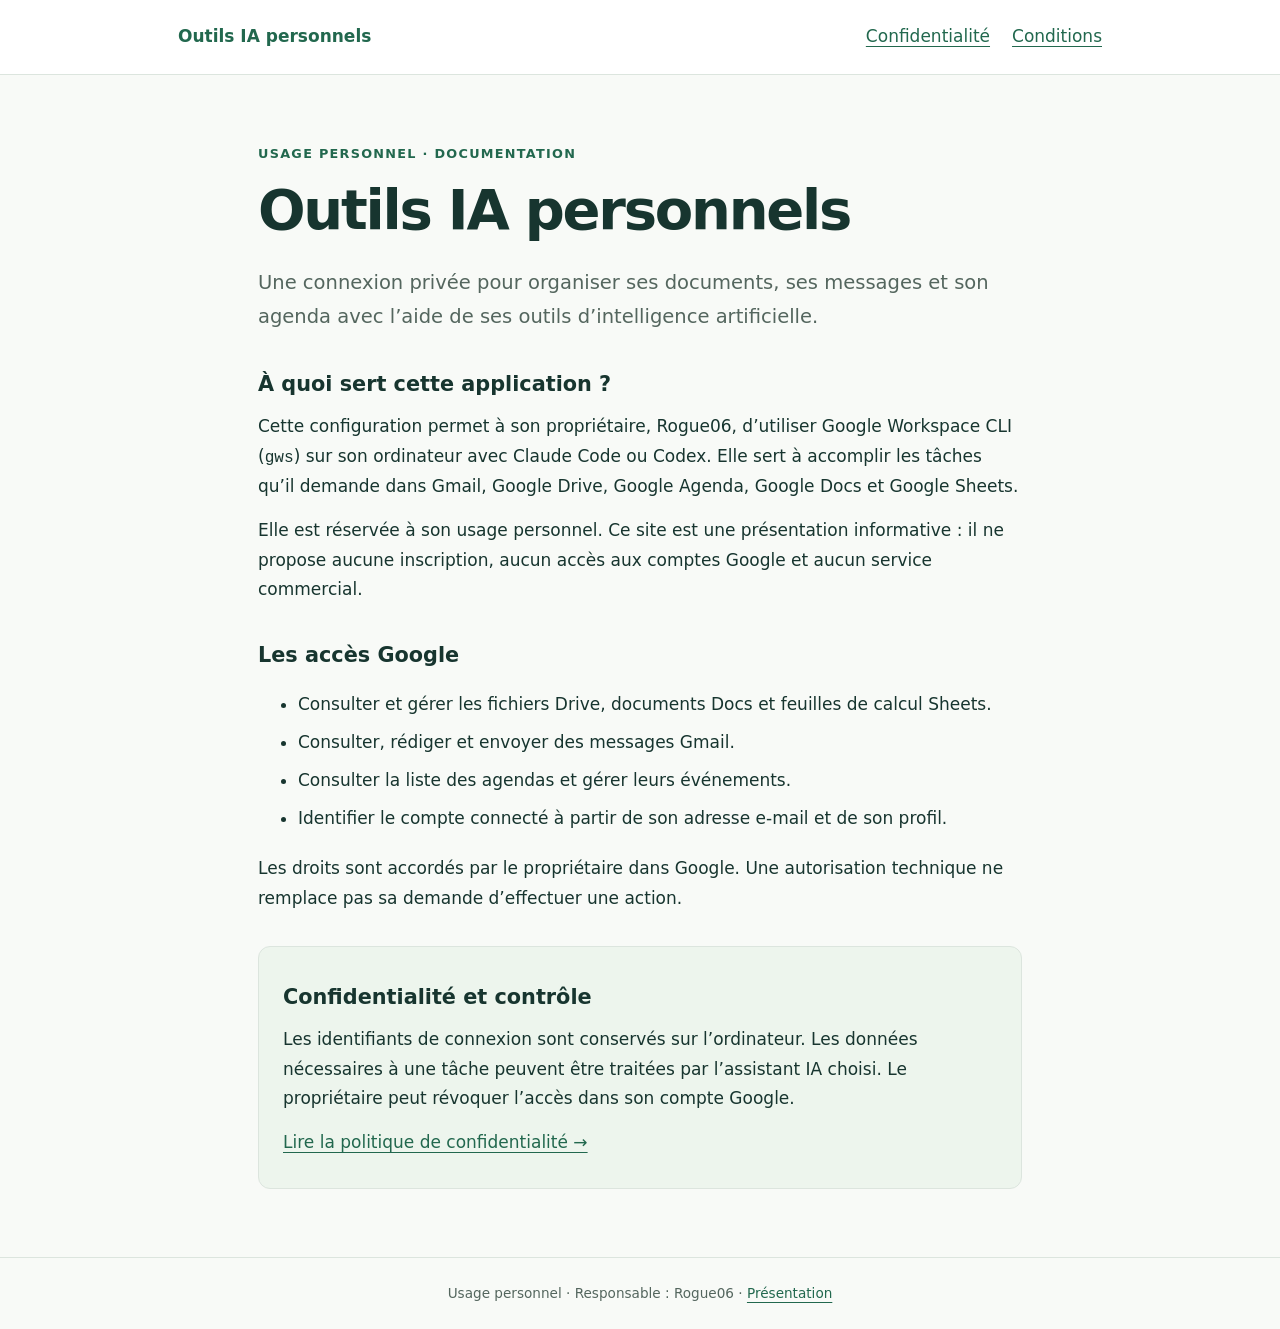
<file: index.html>
<!doctype html>
<html lang="fr">
<head><meta charset="utf-8"><meta name="viewport" content="width=device-width, initial-scale=1">
<title>Outils IA personnels</title><meta name="description" content="Présentation et confidentialité de la configuration privée Outils IA personnels.">
<link rel="stylesheet" href="./style.css"></head>
<body><header><nav aria-label="Navigation principale"><a class="brand" href="./index.html">Outils IA personnels</a><div><a href="./confidentialite.html">Confidentialité</a><a href="./conditions.html">Conditions</a></div></nav></header>
<main><p class="eyebrow">Usage personnel · Documentation</p>
<h1>Outils IA personnels</h1>
<p class="intro">Une connexion privée pour organiser ses documents, ses messages et son agenda avec l’aide de ses outils d’intelligence artificielle.</p>
<section><h2>À quoi sert cette application ?</h2>
<p>Cette configuration permet à son propriétaire, Rogue06, d’utiliser Google Workspace CLI (<code>gws</code>) sur son ordinateur avec Claude Code ou Codex. Elle sert à accomplir les tâches qu’il demande dans Gmail, Google Drive, Google Agenda, Google Docs et Google Sheets.</p>
<p>Elle est réservée à son usage personnel. Ce site est une présentation informative : il ne propose aucune inscription, aucun accès aux comptes Google et aucun service commercial.</p></section>
<section><h2>Les accès Google</h2>
<ul><li>Consulter et gérer les fichiers Drive, documents Docs et feuilles de calcul Sheets.</li>
<li>Consulter, rédiger et envoyer des messages Gmail.</li>
<li>Consulter la liste des agendas et gérer leurs événements.</li>
<li>Identifier le compte connecté à partir de son adresse e-mail et de son profil.</li></ul>
<p>Les droits sont accordés par le propriétaire dans Google. Une autorisation technique ne remplace pas sa demande d’effectuer une action.</p></section>
<section class="note"><h2>Confidentialité et contrôle</h2>
<p>Les identifiants de connexion sont conservés sur l’ordinateur. Les données nécessaires à une tâche peuvent être traitées par l’assistant IA choisi. Le propriétaire peut révoquer l’accès dans son compte Google.</p>
<p><a href="./confidentialite.html">Lire la politique de confidentialité →</a></p></section></main><footer>Usage personnel · Responsable : Rogue06 · <a href="./index.html">Présentation</a></footer></body></html>
</file>
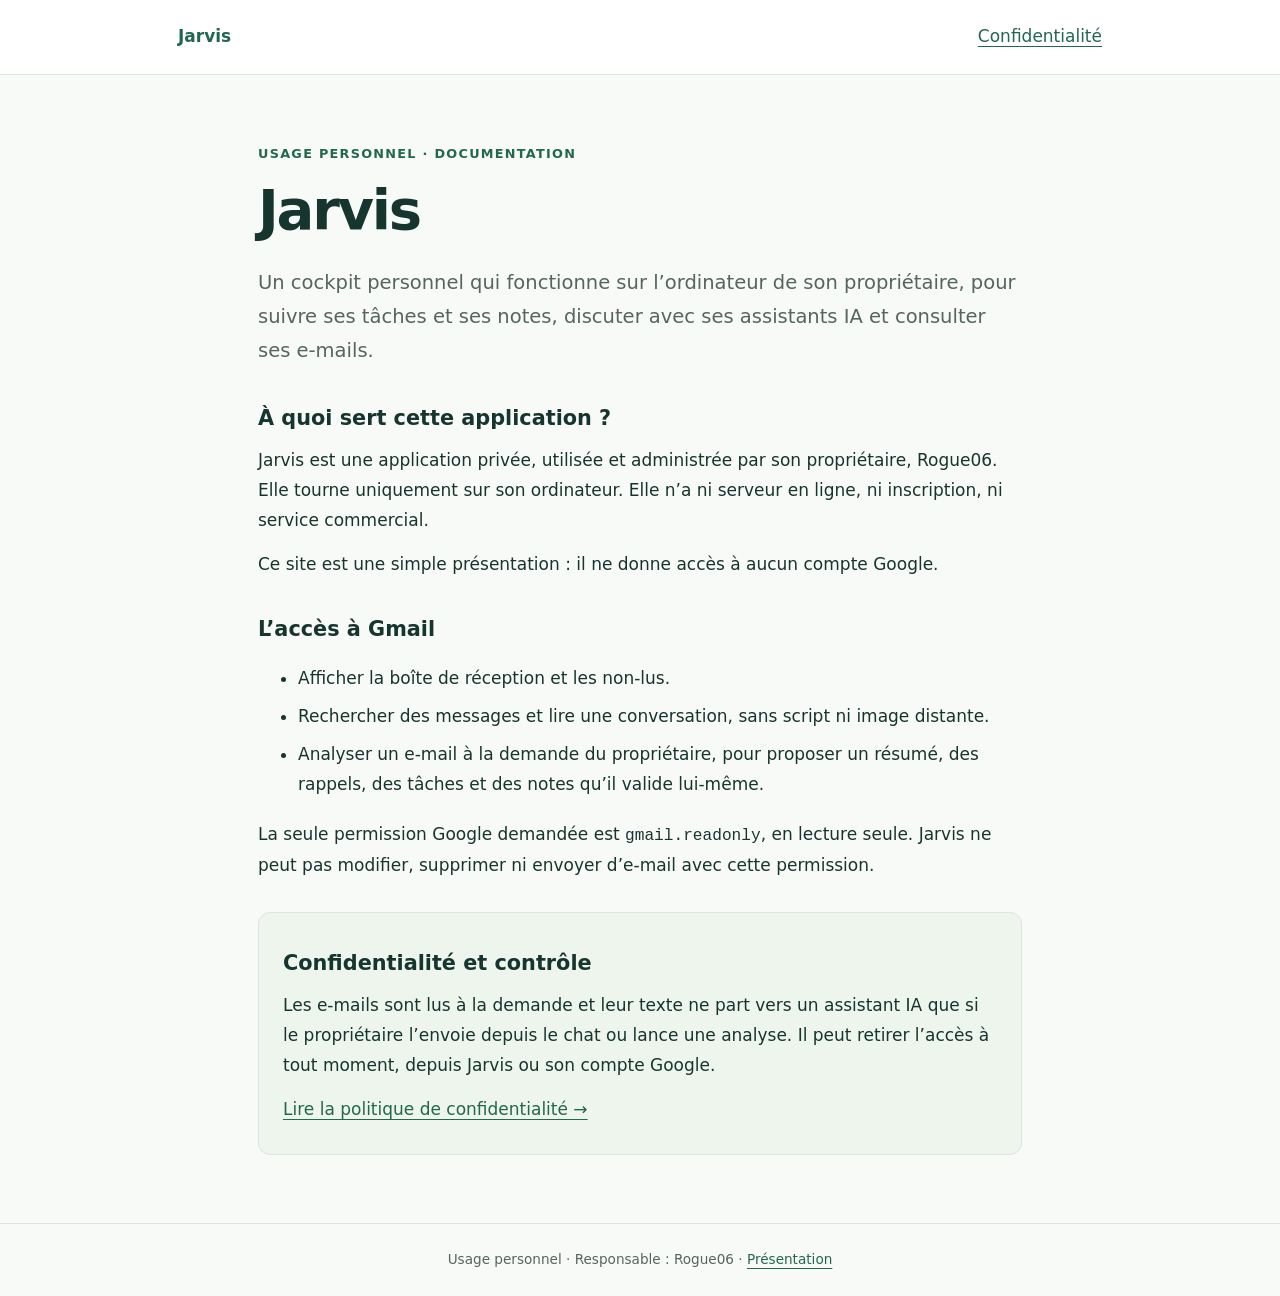
<file: jarvis/index.html>
<!doctype html>
<html lang="fr">
<head><meta charset="utf-8"><meta name="viewport" content="width=device-width, initial-scale=1">
<title>Jarvis</title><meta name="description" content="Présentation de Jarvis, cockpit personnel local et privé.">
<link rel="stylesheet" href="./style.css"></head>
<body><header><nav aria-label="Navigation principale"><a class="brand" href="./index.html">Jarvis</a><div><a href="./confidentialite.html">Confidentialité</a></div></nav></header>
<main><p class="eyebrow">Usage personnel · Documentation</p>
<h1>Jarvis</h1>
<p class="intro">Un cockpit personnel qui fonctionne sur l’ordinateur de son propriétaire, pour suivre ses tâches et ses notes, discuter avec ses assistants IA et consulter ses e-mails.</p>
<section><h2>À quoi sert cette application ?</h2>
<p>Jarvis est une application privée, utilisée et administrée par son propriétaire, Rogue06. Elle tourne uniquement sur son ordinateur. Elle n’a ni serveur en ligne, ni inscription, ni service commercial.</p>
<p>Ce site est une simple présentation : il ne donne accès à aucun compte Google.</p></section>
<section><h2>L’accès à Gmail</h2>
<ul><li>Afficher la boîte de réception et les non-lus.</li>
<li>Rechercher des messages et lire une conversation, sans script ni image distante.</li>
<li>Analyser un e-mail à la demande du propriétaire, pour proposer un résumé, des rappels, des tâches et des notes qu’il valide lui-même.</li></ul>
<p>La seule permission Google demandée est <code>gmail.readonly</code>, en lecture seule. Jarvis ne peut pas modifier, supprimer ni envoyer d’e-mail avec cette permission.</p></section>
<section class="note"><h2>Confidentialité et contrôle</h2>
<p>Les e-mails sont lus à la demande et leur texte ne part vers un assistant IA que si le propriétaire l’envoie depuis le chat ou lance une analyse. Il peut retirer l’accès à tout moment, depuis Jarvis ou son compte Google.</p>
<p><a href="./confidentialite.html">Lire la politique de confidentialité →</a></p></section></main><footer>Usage personnel · Responsable : Rogue06 · <a href="./index.html">Présentation</a></footer></body></html>
</file>
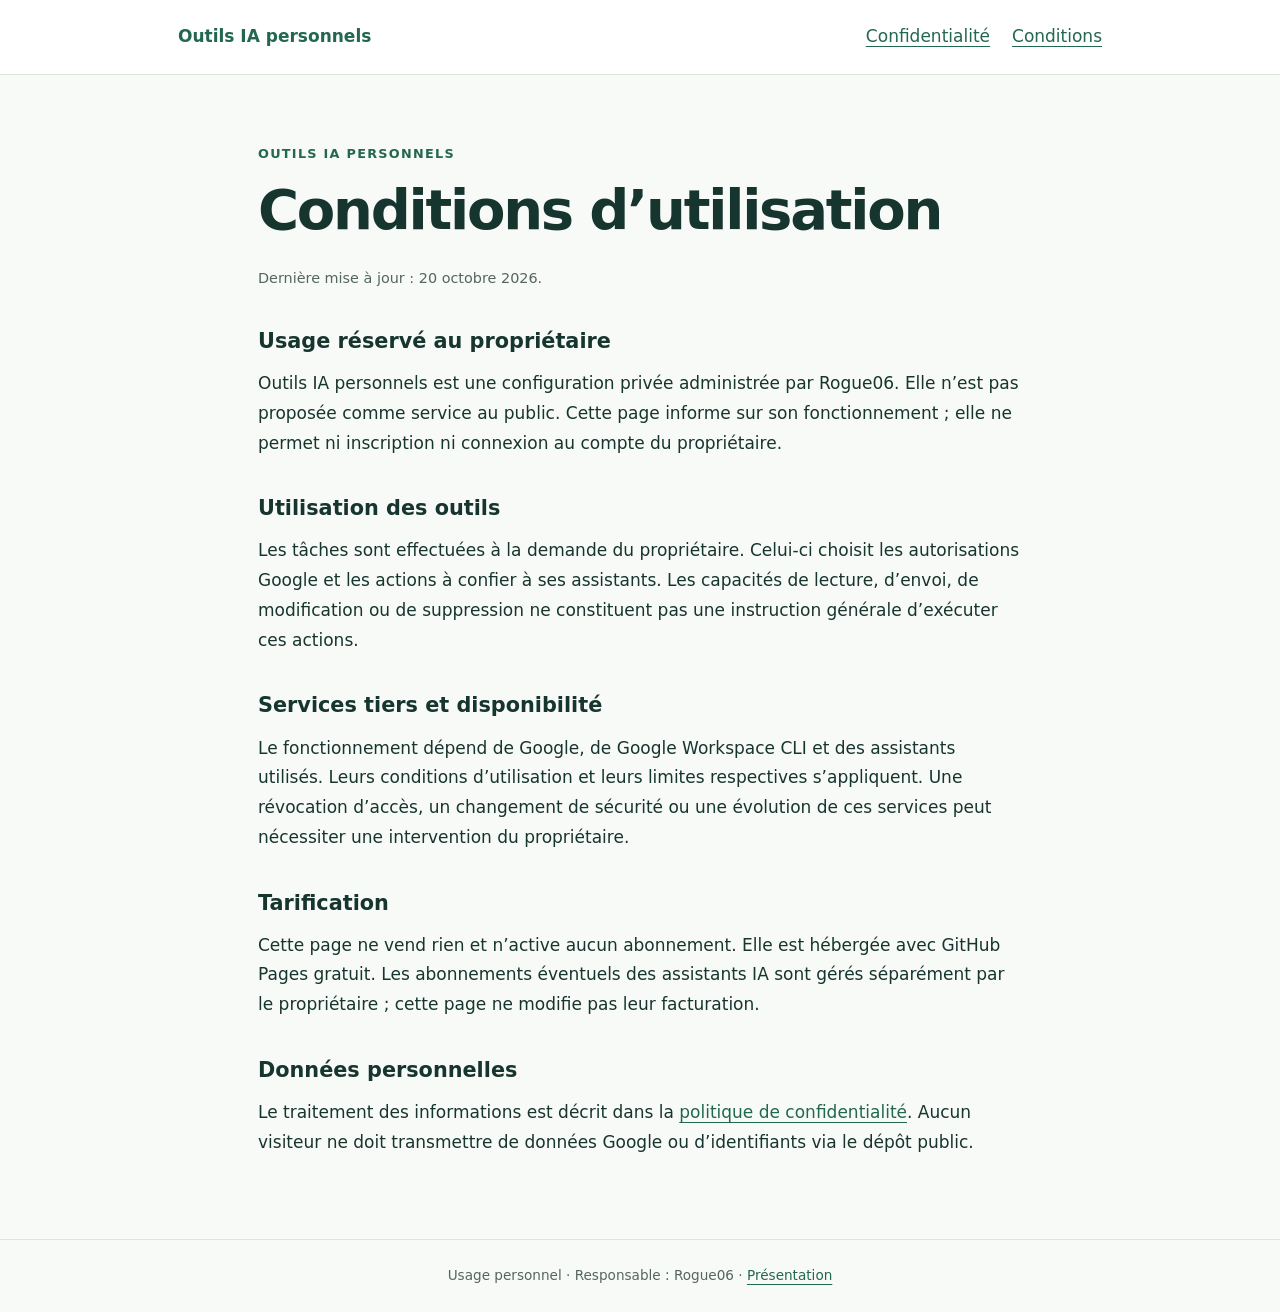
<file: conditions.html>
<!doctype html>
<html lang="fr">
<head><meta charset="utf-8"><meta name="viewport" content="width=device-width, initial-scale=1">
<title>Conditions d’utilisation — Outils IA personnels</title><meta name="description" content="Présentation et confidentialité de la configuration privée Outils IA personnels.">
<link rel="stylesheet" href="./style.css"></head>
<body><header><nav aria-label="Navigation principale"><a class="brand" href="./index.html">Outils IA personnels</a><div><a href="./confidentialite.html">Confidentialité</a><a href="./conditions.html">Conditions</a></div></nav></header>
<main><p class="eyebrow">Outils IA personnels</p><h1>Conditions d’utilisation</h1>
<p class="muted">Dernière mise à jour : 20 octobre 2026.</p>
<h2>Usage réservé au propriétaire</h2>
<p>Outils IA personnels est une configuration privée administrée par Rogue06. Elle n’est pas proposée comme service au public. Cette page informe sur son fonctionnement ; elle ne permet ni inscription ni connexion au compte du propriétaire.</p>
<h2>Utilisation des outils</h2>
<p>Les tâches sont effectuées à la demande du propriétaire. Celui-ci choisit les autorisations Google et les actions à confier à ses assistants. Les capacités de lecture, d’envoi, de modification ou de suppression ne constituent pas une instruction générale d’exécuter ces actions.</p>
<h2>Services tiers et disponibilité</h2>
<p>Le fonctionnement dépend de Google, de Google Workspace CLI et des assistants utilisés. Leurs conditions d’utilisation et leurs limites respectives s’appliquent. Une révocation d’accès, un changement de sécurité ou une évolution de ces services peut nécessiter une intervention du propriétaire.</p>
<h2>Tarification</h2>
<p>Cette page ne vend rien et n’active aucun abonnement. Elle est hébergée avec GitHub Pages gratuit. Les abonnements éventuels des assistants IA sont gérés séparément par le propriétaire ; cette page ne modifie pas leur facturation.</p>
<h2>Données personnelles</h2>
<p>Le traitement des informations est décrit dans la <a href="./confidentialite.html">politique de confidentialité</a>. Aucun visiteur ne doit transmettre de données Google ou d’identifiants via le dépôt public.</p></main><footer>Usage personnel · Responsable : Rogue06 · <a href="./index.html">Présentation</a></footer></body></html>
</file>
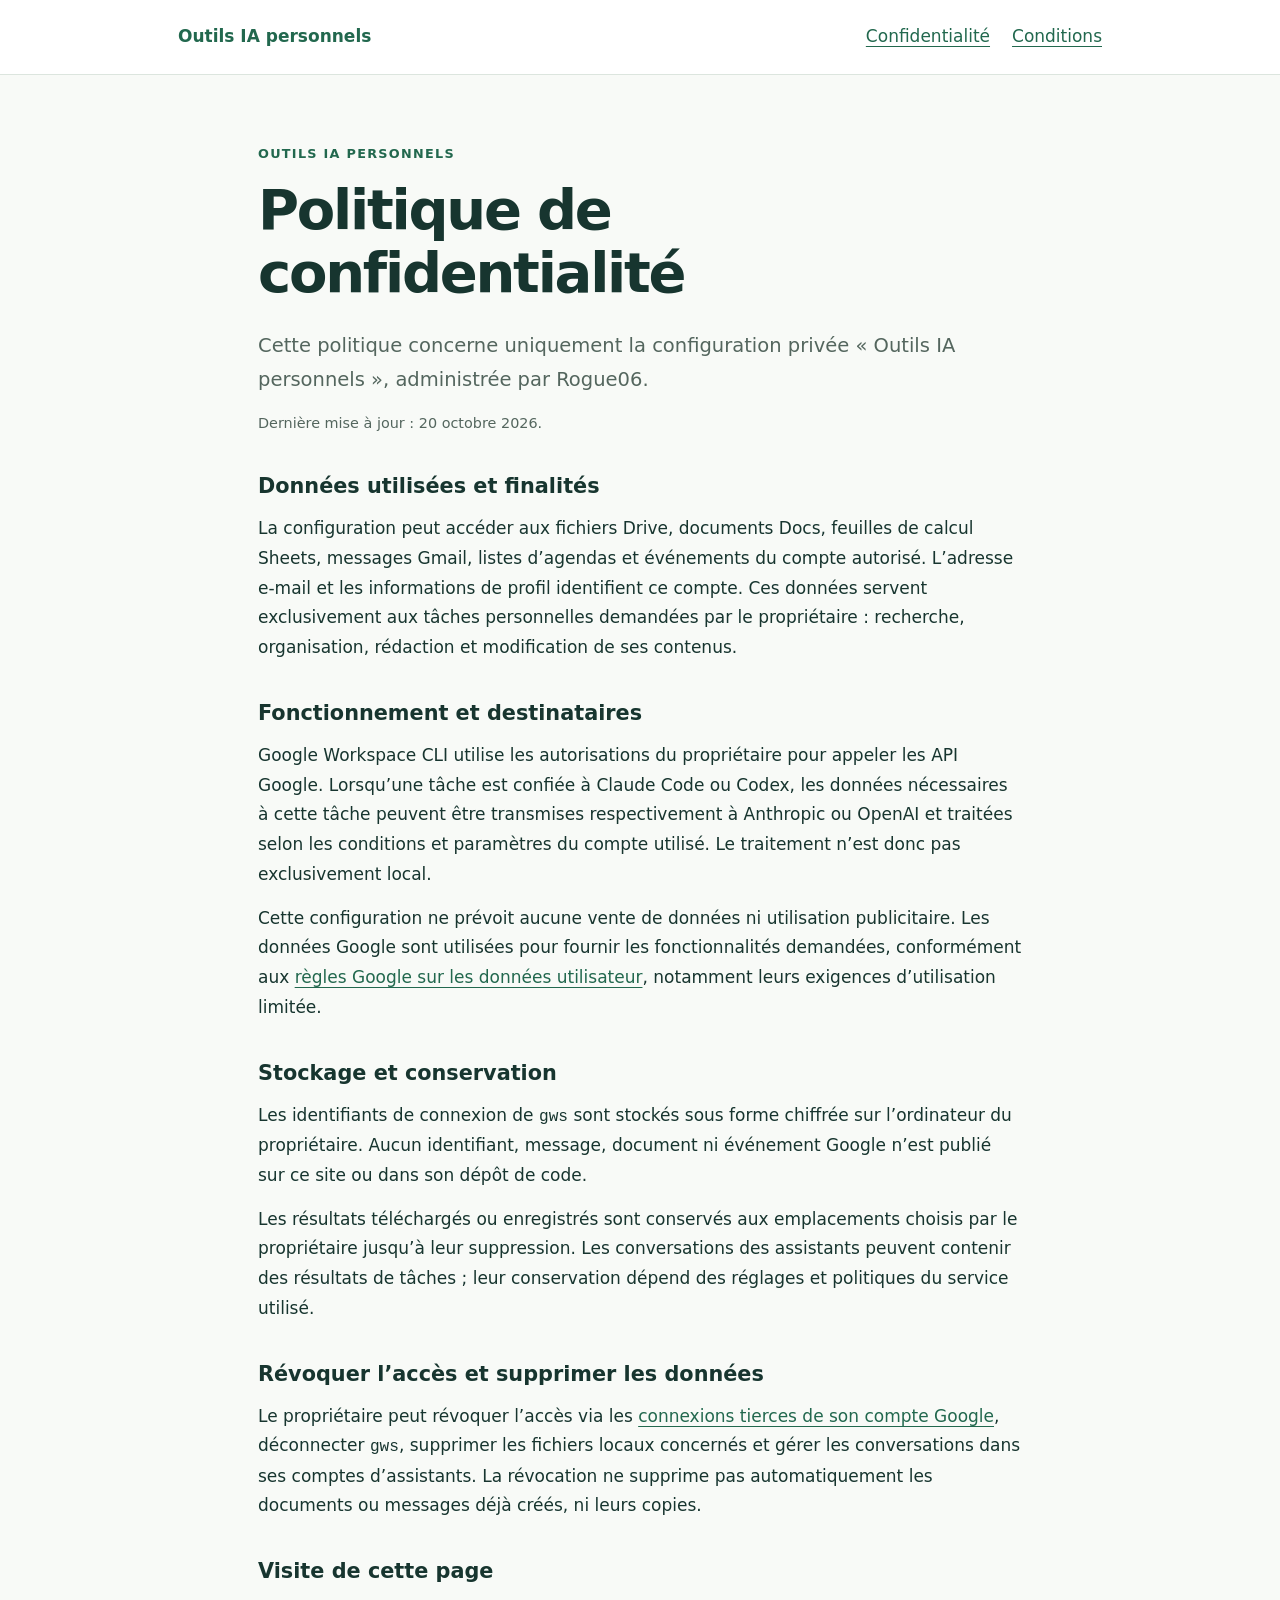
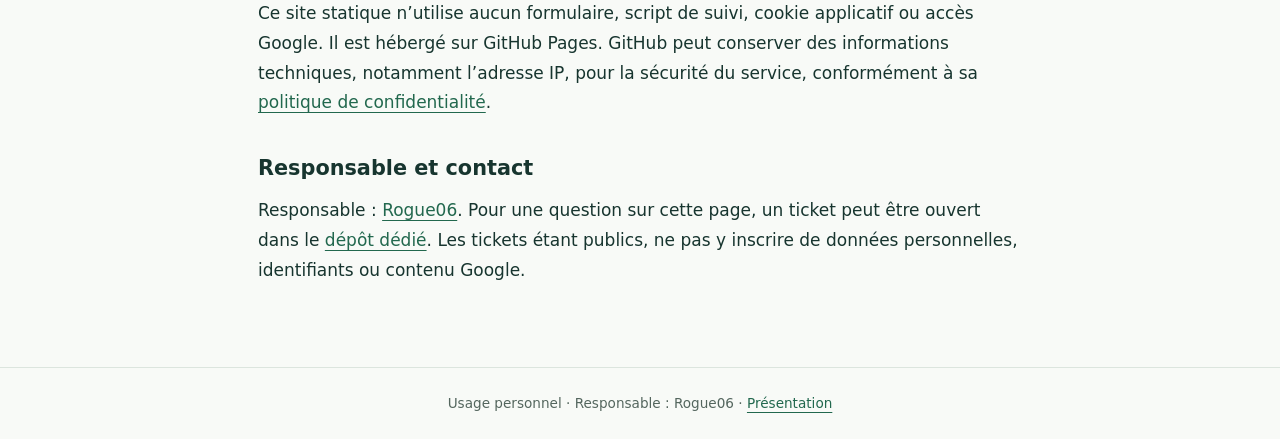
<file: confidentialite.html>
<!doctype html>
<html lang="fr">
<head><meta charset="utf-8"><meta name="viewport" content="width=device-width, initial-scale=1">
<title>Confidentialité — Outils IA personnels</title><meta name="description" content="Présentation et confidentialité de la configuration privée Outils IA personnels.">
<link rel="stylesheet" href="./style.css"></head>
<body><header><nav aria-label="Navigation principale"><a class="brand" href="./index.html">Outils IA personnels</a><div><a href="./confidentialite.html">Confidentialité</a><a href="./conditions.html">Conditions</a></div></nav></header>
<main><p class="eyebrow">Outils IA personnels</p><h1>Politique de confidentialité</h1>
<p class="intro">Cette politique concerne uniquement la configuration privée « Outils IA personnels », administrée par Rogue06.</p>
<p class="muted">Dernière mise à jour : 20 octobre 2026.</p>
<h2>Données utilisées et finalités</h2>
<p>La configuration peut accéder aux fichiers Drive, documents Docs, feuilles de calcul Sheets, messages Gmail, listes d’agendas et événements du compte autorisé. L’adresse e-mail et les informations de profil identifient ce compte. Ces données servent exclusivement aux tâches personnelles demandées par le propriétaire : recherche, organisation, rédaction et modification de ses contenus.</p>
<h2>Fonctionnement et destinataires</h2>
<p>Google Workspace CLI utilise les autorisations du propriétaire pour appeler les API Google. Lorsqu’une tâche est confiée à Claude Code ou Codex, les données nécessaires à cette tâche peuvent être transmises respectivement à Anthropic ou OpenAI et traitées selon les conditions et paramètres du compte utilisé. Le traitement n’est donc pas exclusivement local.</p>
<p>Cette configuration ne prévoit aucune vente de données ni utilisation publicitaire. Les données Google sont utilisées pour fournir les fonctionnalités demandées, conformément aux <a href="https://developers.google.com/terms/api-services-user-data-policy">règles Google sur les données utilisateur</a>, notamment leurs exigences d’utilisation limitée.</p>
<h2>Stockage et conservation</h2>
<p>Les identifiants de connexion de <code>gws</code> sont stockés sous forme chiffrée sur l’ordinateur du propriétaire. Aucun identifiant, message, document ni événement Google n’est publié sur ce site ou dans son dépôt de code.</p>
<p>Les résultats téléchargés ou enregistrés sont conservés aux emplacements choisis par le propriétaire jusqu’à leur suppression. Les conversations des assistants peuvent contenir des résultats de tâches ; leur conservation dépend des réglages et politiques du service utilisé.</p>
<h2>Révoquer l’accès et supprimer les données</h2>
<p>Le propriétaire peut révoquer l’accès via les <a href="https://myaccount.google.com/connections">connexions tierces de son compte Google</a>, déconnecter <code>gws</code>, supprimer les fichiers locaux concernés et gérer les conversations dans ses comptes d’assistants. La révocation ne supprime pas automatiquement les documents ou messages déjà créés, ni leurs copies.</p>
<h2>Visite de cette page</h2>
<p>Ce site statique n’utilise aucun formulaire, script de suivi, cookie applicatif ou accès Google. Il est hébergé sur GitHub Pages. GitHub peut conserver des informations techniques, notamment l’adresse IP, pour la sécurité du service, conformément à sa <a href="https://docs.github.com/en/site-policy/privacy-policies/github-general-privacy-statement">politique de confidentialité</a>.</p>
<h2>Responsable et contact</h2>
<p>Responsable : <a href="https://github.com/Rogue06">Rogue06</a>. Pour une question sur cette page, un ticket peut être ouvert dans le <a href="https://github.com/Rogue06/outils-ia-personnels/issues">dépôt dédié</a>. Les tickets étant publics, ne pas y inscrire de données personnelles, identifiants ou contenu Google.</p></main><footer>Usage personnel · Responsable : Rogue06 · <a href="./index.html">Présentation</a></footer></body></html>
</file>
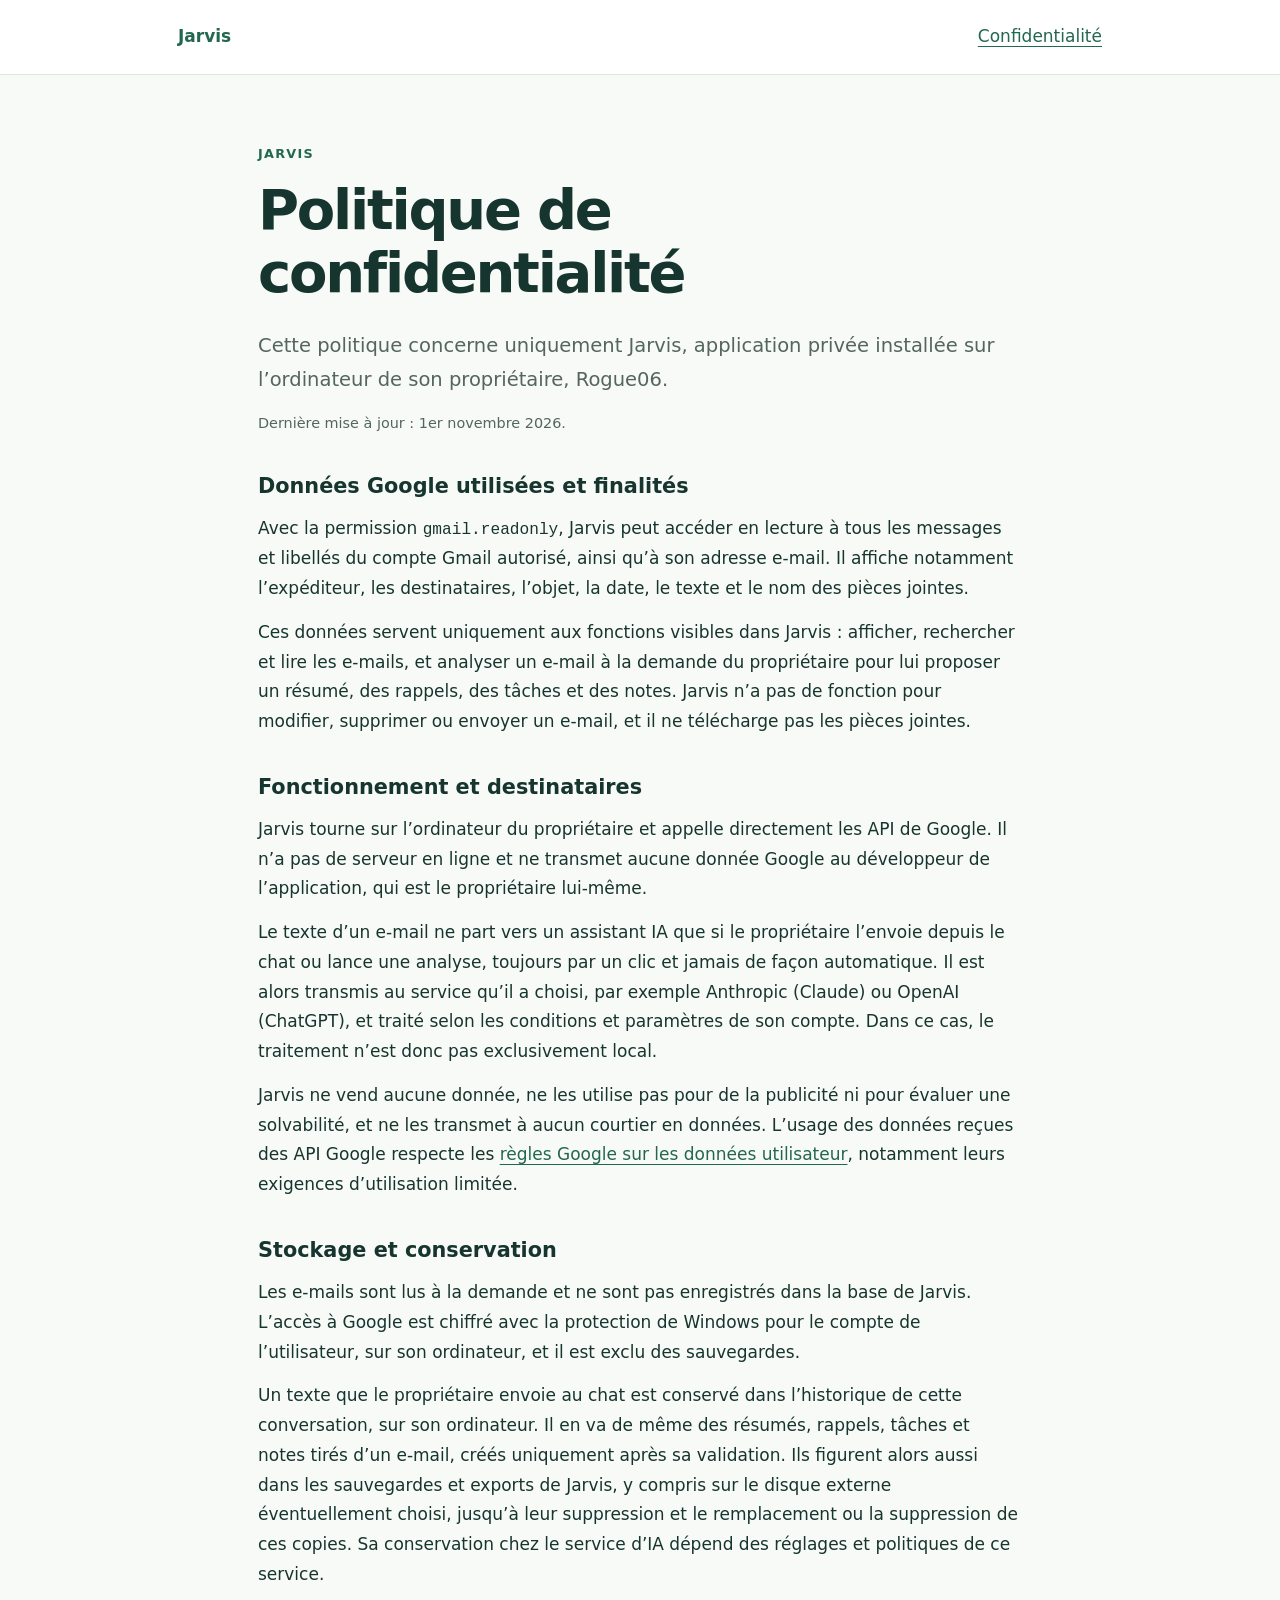
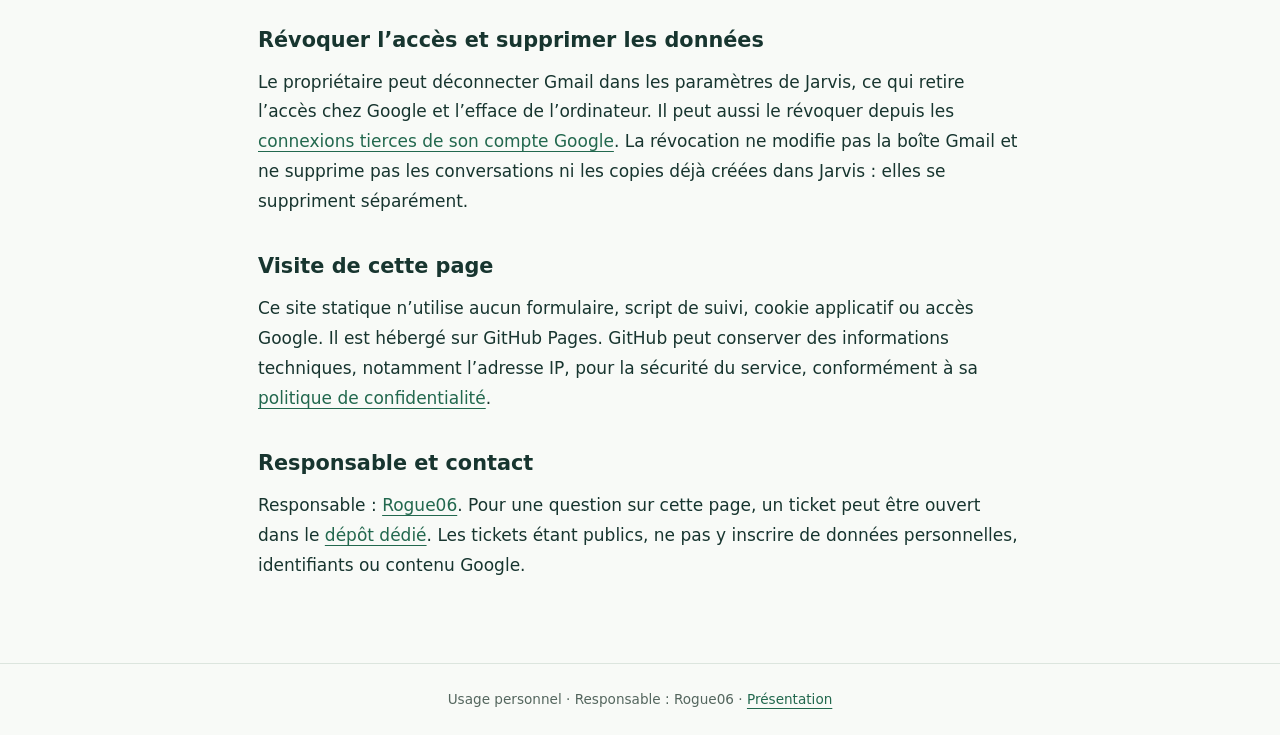
<file: jarvis/confidentialite.html>
<!doctype html>
<html lang="fr">
<head><meta charset="utf-8"><meta name="viewport" content="width=device-width, initial-scale=1">
<title>Confidentialité — Jarvis</title><meta name="description" content="Politique de confidentialité de Jarvis, application personnelle locale.">
<link rel="stylesheet" href="./style.css"></head>
<body><header><nav aria-label="Navigation principale"><a class="brand" href="./index.html">Jarvis</a><div><a href="./confidentialite.html">Confidentialité</a></div></nav></header>
<main><p class="eyebrow">Jarvis</p><h1>Politique de confidentialité</h1>
<p class="intro">Cette politique concerne uniquement Jarvis, application privée installée sur l’ordinateur de son propriétaire, Rogue06.</p>
<p class="muted">Dernière mise à jour : 1er novembre 2026.</p>
<h2>Données Google utilisées et finalités</h2>
<p>Avec la permission <code>gmail.readonly</code>, Jarvis peut accéder en lecture à tous les messages et libellés du compte Gmail autorisé, ainsi qu’à son adresse e-mail. Il affiche notamment l’expéditeur, les destinataires, l’objet, la date, le texte et le nom des pièces jointes.</p>
<p>Ces données servent uniquement aux fonctions visibles dans Jarvis : afficher, rechercher et lire les e-mails, et analyser un e-mail à la demande du propriétaire pour lui proposer un résumé, des rappels, des tâches et des notes. Jarvis n’a pas de fonction pour modifier, supprimer ou envoyer un e-mail, et il ne télécharge pas les pièces jointes.</p>
<h2>Fonctionnement et destinataires</h2>
<p>Jarvis tourne sur l’ordinateur du propriétaire et appelle directement les API de Google. Il n’a pas de serveur en ligne et ne transmet aucune donnée Google au développeur de l’application, qui est le propriétaire lui-même.</p>
<p>Le texte d’un e-mail ne part vers un assistant IA que si le propriétaire l’envoie depuis le chat ou lance une analyse, toujours par un clic et jamais de façon automatique. Il est alors transmis au service qu’il a choisi, par exemple Anthropic (Claude) ou OpenAI (ChatGPT), et traité selon les conditions et paramètres de son compte. Dans ce cas, le traitement n’est donc pas exclusivement local.</p>
<p>Jarvis ne vend aucune donnée, ne les utilise pas pour de la publicité ni pour évaluer une solvabilité, et ne les transmet à aucun courtier en données. L’usage des données reçues des API Google respecte les <a href="https://developers.google.com/terms/api-services-user-data-policy">règles Google sur les données utilisateur</a>, notamment leurs exigences d’utilisation limitée.</p>
<h2>Stockage et conservation</h2>
<p>Les e-mails sont lus à la demande et ne sont pas enregistrés dans la base de Jarvis. L’accès à Google est chiffré avec la protection de Windows pour le compte de l’utilisateur, sur son ordinateur, et il est exclu des sauvegardes.</p>
<p>Un texte que le propriétaire envoie au chat est conservé dans l’historique de cette conversation, sur son ordinateur. Il en va de même des résumés, rappels, tâches et notes tirés d’un e-mail, créés uniquement après sa validation. Ils figurent alors aussi dans les sauvegardes et exports de Jarvis, y compris sur le disque externe éventuellement choisi, jusqu’à leur suppression et le remplacement ou la suppression de ces copies. Sa conservation chez le service d’IA dépend des réglages et politiques de ce service.</p>
<h2>Révoquer l’accès et supprimer les données</h2>
<p>Le propriétaire peut déconnecter Gmail dans les paramètres de Jarvis, ce qui retire l’accès chez Google et l’efface de l’ordinateur. Il peut aussi le révoquer depuis les <a href="https://myaccount.google.com/connections">connexions tierces de son compte Google</a>. La révocation ne modifie pas la boîte Gmail et ne supprime pas les conversations ni les copies déjà créées dans Jarvis : elles se suppriment séparément.</p>
<h2>Visite de cette page</h2>
<p>Ce site statique n’utilise aucun formulaire, script de suivi, cookie applicatif ou accès Google. Il est hébergé sur GitHub Pages. GitHub peut conserver des informations techniques, notamment l’adresse IP, pour la sécurité du service, conformément à sa <a href="https://docs.github.com/en/site-policy/privacy-policies/github-general-privacy-statement">politique de confidentialité</a>.</p>
<h2>Responsable et contact</h2>
<p>Responsable : <a href="https://github.com/Rogue06">Rogue06</a>. Pour une question sur cette page, un ticket peut être ouvert dans le <a href="https://github.com/Rogue06/outils-ia-personnels/issues">dépôt dédié</a>. Les tickets étant publics, ne pas y inscrire de données personnelles, identifiants ou contenu Google.</p></main><footer>Usage personnel · Responsable : Rogue06 · <a href="./index.html">Présentation</a></footer></body></html>
</file>
<file: style.css>
:root{color-scheme:light;--ink:#17352f;--muted:#54665e;--line:#dce5de;--accent:#22684e}
*{box-sizing:border-box}body{margin:0;background:#f8faf7;color:var(--ink);font:17px/1.75 system-ui,sans-serif}
header{border-bottom:1px solid var(--line);background:#fff}nav{max-width:980px;margin:auto;padding:22px 28px;display:flex;justify-content:space-between;gap:20px;flex-wrap:wrap}
nav div{display:flex;gap:22px;flex-wrap:wrap}.brand{font-weight:750;text-decoration:none}a{color:var(--accent);text-underline-offset:4px}a:focus-visible{outline:3px solid var(--accent);outline-offset:5px}
main{max-width:820px;margin:auto;padding:54px 28px 68px}h1{font-size:clamp(2rem,5vw,3.5rem);line-height:1.12;letter-spacing:-.04em;margin:12px 0 24px}h2{font-size:1.3rem;line-height:1.35;margin:36px 0 12px}
p{margin:14px 0}.intro{font-size:1.22rem;color:var(--muted)}.eyebrow{font-size:.8rem;font-weight:700;letter-spacing:.1em;text-transform:uppercase;color:var(--accent)}.muted{font-size:.9rem;color:var(--muted)}
li{padding:4px 0}section{margin-top:32px}.note{border:1px solid var(--line);background:#edf5ed;padding:0 24px 16px;border-radius:12px}
footer{border-top:1px solid var(--line);padding:24px;text-align:center;font-size:.85rem;color:var(--muted)}code{font-size:.95em}
@media(max-width:520px){main{padding:32px 20px 48px}nav{padding:18px 20px;font-size:.9rem}.note{padding:0 18px 12px}}
</file>
<file: jarvis/style.css>
:root{color-scheme:light;--ink:#17352f;--muted:#54665e;--line:#dce5de;--accent:#22684e}
*{box-sizing:border-box}body{margin:0;background:#f8faf7;color:var(--ink);font:17px/1.75 system-ui,sans-serif}
header{border-bottom:1px solid var(--line);background:#fff}nav{max-width:980px;margin:auto;padding:22px 28px;display:flex;justify-content:space-between;gap:20px;flex-wrap:wrap}
nav div{display:flex;gap:22px;flex-wrap:wrap}.brand{font-weight:750;text-decoration:none}a{color:var(--accent);text-underline-offset:4px}a:focus-visible{outline:3px solid var(--accent);outline-offset:5px}
main{max-width:820px;margin:auto;padding:54px 28px 68px}h1{font-size:clamp(2rem,5vw,3.5rem);line-height:1.12;letter-spacing:-.04em;margin:12px 0 24px}h2{font-size:1.3rem;line-height:1.35;margin:36px 0 12px}
p{margin:14px 0}.intro{font-size:1.22rem;color:var(--muted)}.eyebrow{font-size:.8rem;font-weight:700;letter-spacing:.1em;text-transform:uppercase;color:var(--accent)}.muted{font-size:.9rem;color:var(--muted)}
li{padding:4px 0}section{margin-top:32px}.note{border:1px solid var(--line);background:#edf5ed;padding:0 24px 16px;border-radius:12px}
footer{border-top:1px solid var(--line);padding:24px;text-align:center;font-size:.85rem;color:var(--muted)}code{font-size:.95em}
@media(max-width:520px){main{padding:32px 20px 48px}nav{padding:18px 20px;font-size:.9rem}.note{padding:0 18px 12px}}
</file>
